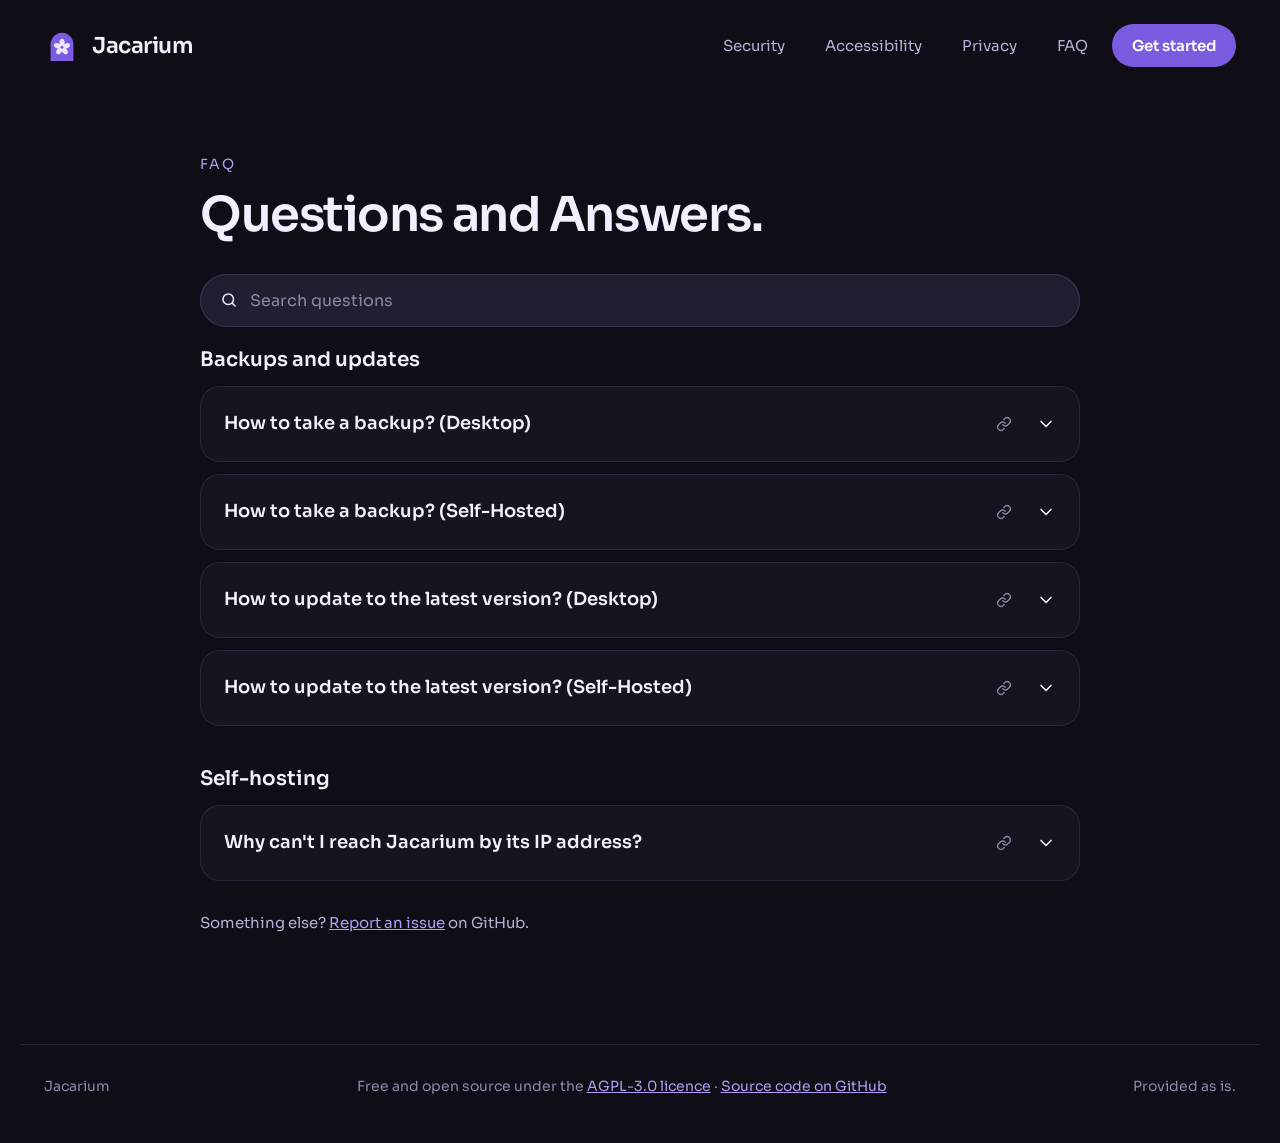
<file: faq.html>
<!doctype html>
<html lang="en">
<head>
<meta charset="utf-8">
<meta name="viewport" content="width=device-width, initial-scale=1">
<title>Jacarium FAQ</title>
<meta name="description" content="Answers to common questions about running Jacarium.">
<link rel="preconnect" href="https://fonts.googleapis.com">
<link rel="preconnect" href="https://fonts.gstatic.com" crossorigin>
<link href="https://fonts.googleapis.com/css2?family=Sora:wght@400;600;700&amp;display=swap" rel="stylesheet">
<link rel="stylesheet" href="css/tokens.css?v=20261027c">
<link rel="stylesheet" href="css/site.css?v=20261112a">
<!-- Seasonal theme: set THEME in js/theme.js --><script src="js/theme.js?v=20261103a"></script>
<script>document.documentElement.classList.add('js');</script>
</head>
<body>
<div class="page">

<header class="site-header">
  <a href="index.html" class="brand">
    <svg class="logo" width="36" height="36" viewBox="0 0 120 120" aria-hidden="true">
      <path d="M22 110 V54 A38 38 0 0 1 98 54 V110 Z" fill="var(--accent)"></path>
      <g fill="var(--lilac)">
        <ellipse cx="60" cy="49" rx="8.5" ry="13" transform="rotate(0 60 64)"></ellipse>
        <ellipse cx="60" cy="49" rx="8.5" ry="13" transform="rotate(72 60 64)"></ellipse>
        <ellipse cx="60" cy="49" rx="8.5" ry="13" transform="rotate(144 60 64)"></ellipse>
        <ellipse cx="60" cy="49" rx="8.5" ry="13" transform="rotate(216 60 64)"></ellipse>
        <ellipse cx="60" cy="49" rx="8.5" ry="13" transform="rotate(288 60 64)"></ellipse>
      </g>
      <circle cx="60" cy="64" r="5" fill="var(--accent)"></circle>
    </svg>
    <span class="brand-name">Jacarium</span>
  </a>
  <nav aria-label="Main" class="site-nav">
    <a href="security.html" class="nav-link">Security</a>
    <a href="index.html#accessibility" class="nav-link">Accessibility</a>
    <a href="index.html#privacy" class="nav-link">Privacy</a>
    <a href="faq.html" class="nav-link" aria-current="page">FAQ</a>
    <a href="index.html#get-started" class="btn btn-primary btn-sm">Get started</a>
  </nav>
</header>

<main>

<section class="faq-page" aria-labelledby="faq-title">
  <div class="container faq-col">
    <p class="eyebrow">FAQ</p>
    <h1 class="section-title" id="faq-title">Questions and Answers.</h1>

    <div class="faq-search">
      <svg width="18" height="18" viewBox="0 0 24 24" fill="none" stroke="currentColor" stroke-width="2" stroke-linecap="round" stroke-linejoin="round" aria-hidden="true"><circle cx="11" cy="11" r="7"></circle><path d="M20 20l-3.5-3.5"></path></svg>
      <input type="search" id="faq-q" placeholder="Search questions" aria-label="Search the FAQ" autocomplete="off">
    </div>
    <p class="faq-empty" id="faq-empty" hidden>No questions match. <a href="https://github.com/jacarium/jacarium/issues" target="_blank" rel="noopener">Report an issue</a> on GitHub.</p>

    <section class="faq-group" aria-labelledby="faq-g-updates">
    <h2 class="faq-group-title" id="faq-g-updates">Backups and updates</h2>
    <div class="faq-list">
      <details class="faq-item" id="backup-desktop">
        <summary>
          <span>How to take a backup? (Desktop)</span>
          <svg class="faq-chev" width="20" height="20" viewBox="0 0 24 24" fill="none" stroke="currentColor" stroke-width="2" stroke-linecap="round" stroke-linejoin="round" aria-hidden="true"><path d="M6 9l6 6 6-6"></path></svg>
        </summary>
        <div class="faq-body">
          <p>Export your database from <strong>Application Settings › General › Database › Export Database</strong>.</p>
        </div>
      </details>

      <details class="faq-item" id="backup-self-hosted">
        <summary>
          <span>How to take a backup? (Self-Hosted)</span>
          <svg class="faq-chev" width="20" height="20" viewBox="0 0 24 24" fill="none" stroke="currentColor" stroke-width="2" stroke-linecap="round" stroke-linejoin="round" aria-hidden="true"><path d="M6 9l6 6 6-6"></path></svg>
        </summary>
        <div class="faq-body">
          <p>Everything is in the data folder, <code>~/.config/jacarium/server/data</code>. Stop the container, archive the folder and start it again:</p>
<pre class="code"><code>podman stop jacarium

podman run --rm --volumes-from jacarium --entrypoint tar quay.io/zerodayz/jacarium:latest czf - -C / data &gt; ~/jacarium-backup-$(date +%F).tar.gz

podman start jacarium</code></pre>
          <p>The backup is saved in your home folder, for example <code>~/jacarium-backup-2026-10-16.tar.gz</code>. With Docker, use <code>docker</code> instead of <code>podman</code>.</p>
        </div>
      </details>

      <details class="faq-item" id="update-desktop">
        <summary>
          <span>How to update to the latest version? (Desktop)</span>
          <svg class="faq-chev" width="20" height="20" viewBox="0 0 24 24" fill="none" stroke="currentColor" stroke-width="2" stroke-linecap="round" stroke-linejoin="round" aria-hidden="true"><path d="M6 9l6 6 6-6"></path></svg>
        </summary>
        <div class="faq-body">
          <p>Before you update, <a href="#backup-desktop">take a backup</a>, just in case.</p>
          <p>Quit Jacarium and download the new version from <a href="https://github.com/jacarium/jacarium/releases/latest" target="_blank" rel="noopener">the latest release</a>, then:</p>
          <ul>
            <li><strong>macOS:</strong> open the <code>.dmg</code>, drag Jacarium to Applications and choose Replace.</li>
            <li><strong>AppImage:</strong> replace the old file with the new one, then <code>chmod +x Jacarium-*.AppImage</code>.</li>
            <li><strong>.deb:</strong> <code>sudo apt install ./jacarium_&lt;version&gt;_amd64.deb</code> (or <code>_arm64</code>).</li>
            <li><strong>Fedora / RHEL (dnf):</strong> no download needed, run <code>sudo dnf upgrade --refresh jacarium</code>.</li>
            <li><strong>.rpm:</strong> <code>sudo dnf install ./jacarium-&lt;version&gt;.x86_64.rpm</code> (or <code>.aarch64</code>).</li>
          </ul>
          <p>Your documents and settings stay where they are.</p>
        </div>
      </details>

      <details class="faq-item" id="update-self-hosted">
        <summary>
          <span>How to update to the latest version? (Self-Hosted)</span>
          <svg class="faq-chev" width="20" height="20" viewBox="0 0 24 24" fill="none" stroke="currentColor" stroke-width="2" stroke-linecap="round" stroke-linejoin="round" aria-hidden="true"><path d="M6 9l6 6 6-6"></path></svg>
        </summary>
        <div class="faq-body">
          <p>Before you update, <a href="#backup-self-hosted">take a backup</a>, just in case.</p>
          <p>Pull the new image and recreate the container with the same command as the first time. Your data stays in <code>~/.config/jacarium/server/data</code>.</p>
<pre class="code"><code>podman pull quay.io/zerodayz/jacarium:latest

podman rm -f jacarium

IP=$(hostname -I | awk '{print $1}')

podman run -d --name jacarium --hostname jacarium --restart unless-stopped -p "$IP:8443:8443" -e TLS_SAN="IP:$IP" -v ~/.config/jacarium/server/data:/data:Z,U quay.io/zerodayz/jacarium:latest</code></pre>
          <p><code>docker</code> works the same way. To stay on one version, use its tag instead of <code>:latest</code>. See <a href="https://github.com/jacarium/jacarium/blob/main/CHANGELOG.md" target="_blank" rel="noopener">what's new</a>.</p>
        </div>
      </details>

    </div>
    </section>

    <section class="faq-group" aria-labelledby="faq-g-self-hosting">
    <h2 class="faq-group-title" id="faq-g-self-hosting">Self-hosting</h2>
    <div class="faq-list">
      <details class="faq-item" id="reach-from-network">
        <summary>
          <span>Why can't I reach Jacarium by its IP address?</span>
          <svg class="faq-chev" width="20" height="20" viewBox="0 0 24 24" fill="none" stroke="currentColor" stroke-width="2" stroke-linecap="round" stroke-linejoin="round" aria-hidden="true"><path d="M6 9l6 6 6-6"></path></svg>
        </summary>
        <div class="faq-body">
          <p><code>curl -kL https://192.168.1.20:8443</code> doesn't work and is unreachable, but <code>curl -kL https://127.0.0.1:8443</code> does.</p>
          <p>The quick start listens only on <code>127.0.0.1</code> on purpose: the idea is to put <a href="https://caddyserver.com" target="_blank" rel="noopener">Caddy</a> in front of it as a reverse proxy.</p>
          <p>To reach Jacarium directly by IP instead, use the solution below.</p>
          <p>Solution, replacing <code>192.168.1.20</code> with your server's IP:</p>
<pre class="code"><code>podman rm -f jacarium

rm -f ~/.config/jacarium/server/data/certs/cert.pem ~/.config/jacarium/server/data/certs/key.pem

podman run -d --name jacarium --hostname jacarium --restart unless-stopped -p 192.168.1.20:8443:8443 -e TLS_SAN="IP:192.168.1.20" -v ~/.config/jacarium/server/data:/data:Z,U quay.io/zerodayz/jacarium:latest</code></pre>
        </div>
      </details>
    </div>
    </section>

    <p class="faq-more" id="faq-more">Something else? <a href="https://github.com/jacarium/jacarium/issues" target="_blank" rel="noopener">Report an issue</a> on GitHub.</p>
  </div>
</section>

<script>
  // A link to faq.html#question opens that answer.
  const openFromHash = () => {
    const el = location.hash && document.getElementById(location.hash.slice(1));
    if (el && el.tagName === 'DETAILS') el.open = true;
  };
  openFromHash();
  addEventListener('hashchange', openFromHash);
  // A link inside an answer opens the question it points to, even when the address already ends with it.
  document.querySelectorAll('.faq-body a[href^="#"]').forEach((a) => {
    a.addEventListener('click', () => {
      const el = document.getElementById(a.getAttribute('href').slice(1));
      if (el && el.tagName === 'DETAILS') el.open = true;
    });
  });

  // The Clipboard API only works on https:// and localhost, so fall back to the older copy command elsewhere.
  async function copyText(text) {
    try {
      await navigator.clipboard.writeText(text);
      return true;
    } catch {
      const area = document.createElement('textarea');
      area.value = text;
      area.setAttribute('readonly', '');
      area.style.position = 'fixed';
      area.style.opacity = '0';
      document.body.appendChild(area);
      area.select();
      let ok = false;
      try { ok = document.execCommand('copy'); } catch {}
      area.remove();
      return ok;
    }
  }

  // Each question gets a link button that copies a direct link to it.
  const LINK_ICON = '<svg width="16" height="16" viewBox="0 0 24 24" fill="none" stroke="currentColor" stroke-width="2" stroke-linecap="round" stroke-linejoin="round" aria-hidden="true"><path d="M10 13a5 5 0 007.5.5l3-3a5 5 0 00-7-7l-1.7 1.7"></path><path d="M14 11a5 5 0 00-7.5-.5l-3 3a5 5 0 007 7l1.7-1.7"></path></svg>';
  document.querySelectorAll('.faq-item[id]').forEach((item) => {
    const link = document.createElement('a');
    link.className = 'faq-link';
    link.href = `#${item.id}`;
    link.setAttribute('aria-label', 'Copy link to this question');
    link.innerHTML = `${LINK_ICON}<span class="faq-link-tip" aria-live="polite"></span>`;
    item.querySelector('.faq-chev').before(link);
    link.addEventListener('click', async (e) => {
      e.preventDefault(); // don't toggle the question
      const url = `${location.origin}${location.pathname}#${item.id}`;
      history.replaceState(null, '', `#${item.id}`);
      const tip = link.querySelector('.faq-link-tip');
      tip.textContent = (await copyText(url)) ? 'Link copied' : 'Link is in the address bar';
      link.classList.add('is-copied');
      setTimeout(() => link.classList.remove('is-copied'), 1600);
    });
  });

  // Search: hide questions that don't contain every word typed, and open the ones that do.
  const q = document.getElementById('faq-q');
  const items = [...document.querySelectorAll('.faq-item')];
  const empty = document.getElementById('faq-empty');
  q.addEventListener('input', () => {
    const words = q.value.toLowerCase().split(/\s+/).filter(Boolean);
    let shown = 0;
    items.forEach((item) => {
      const match = words.every((w) => item.textContent.toLowerCase().includes(w));
      item.hidden = !match;
      if (match) shown++;
      item.open = words.length > 0 && match; // an empty search closes them all
    });
    // A heading only shows while one of its questions does.
    document.querySelectorAll('.faq-group').forEach((group) => {
      group.hidden = !group.querySelector('.faq-item:not([hidden])');
    });
    empty.hidden = shown > 0;
    document.getElementById('faq-more').hidden = shown === 0;
  });
</script>

</main>

<footer class="site-footer">
  <span>Jacarium</span>
  <span>Free and open source under the <a href="https://www.gnu.org/licenses/agpl-3.0.html" target="_blank" rel="noopener">AGPL-3.0 licence</a> · <a href="https://github.com/jacarium/jacarium" target="_blank" rel="noopener">Source code on GitHub</a></span>
  <span>Provided as is.</span>
</footer>

</div>
</body>
</html>
</file>
<file: css/tokens.css>
/* Jacarium brand tokens (from the "Jacarium Logo" canvas). */
:root {
  --font: 'Sora', system-ui, sans-serif;

  /* Grounds */
  --bg: #0F0D16;
  --bg-section: #15121F;
  --bg-card: #17141F;
  --bg-card-hover: #1B1727;
  --bg-raised: #221D30;
  --bg-raised-hover: #2C2540;

  /* Lines */
  --line: #2A2438;
  --line-strong: #3A3350;

  /* Violets */
  --accent: #7B5CE0;
  --violet-400: #8E6CF0;
  --violet-300: #9B7DF2;
  --violet-200: #B39DF5;
  --violet-100: #C9B8FA;
  --lilac: #EDE6FF;

  /* Text */
  --text: #F3EFFF;
  --text-muted: #B9AFD6;
  --text-faint: #8F86A8;

  /* Light block */
  --light-block: #F6F2FF;
  --on-light: #15121F;
  --on-light-muted: #5B4E7A;

  --radius-pill: 999px;
  --max-width: 1240px;
}
</file>
<file: css/site.css>
/* Jacarium landing page. Tokens live in tokens.css. */

*, *::before, *::after { box-sizing: border-box; }
html { scroll-behavior: smooth; }
body { margin: 0; background: var(--bg); color: var(--text); font-family: var(--font); -webkit-font-smoothing: antialiased; }
a { color: var(--violet-200); }
a:hover { color: var(--lilac); }
img { max-width: 100%; }
[hidden] { display: none !important; }

.page { min-height: 100vh; overflow-x: hidden; }

/* ---------- Buttons ---------- */
.btn { display: inline-block; padding: 16px 28px; border-radius: var(--radius-pill); text-decoration: none; font-weight: 600; font-size: 16px; transition: background 0.2s ease, box-shadow 0.2s ease; }
.btn:focus-visible { outline: 3px solid var(--violet-200); outline-offset: 3px; }
.btn-primary, .btn-primary:hover { background: var(--accent); color: #FFFFFF; }
.btn-primary:hover { background: #6A4BD1; }
.btn-secondary, .btn-secondary:hover { background: var(--bg-card); color: var(--lilac); box-shadow: inset 0 0 0 1px var(--line-strong); }
.btn-secondary:hover { background: var(--bg-card-hover); }
.btn-soon { background: transparent; color: var(--text-faint); box-shadow: inset 0 0 0 1px var(--line-strong); cursor: default; }
.btn-glow { box-shadow: 0 16px 36px -14px var(--accent); }
.btn-sm { padding: 12px 20px; font-size: 15px; }
.btn-lg { padding: 16px 32px; }

.eyebrow { margin: 0 0 16px; font-size: 14px; text-transform: uppercase; letter-spacing: 0.14em; color: var(--violet-200); }
.section-title { margin: 0 0 32px; font-size: clamp(32px, 4vw, 48px); line-height: 1.1; letter-spacing: -0.03em; font-weight: 600; }

/* ---------- Header ---------- */
.site-header { max-width: var(--max-width); margin: 0 auto; padding: 24px; display: flex; flex-wrap: wrap; align-items: center; justify-content: space-between; gap: 16px; position: relative; z-index: 10; }
.brand { display: flex; align-items: center; gap: 12px; text-decoration: none; color: var(--text); }
.brand:hover { color: var(--text); }
.brand-name { font-size: 22px; font-weight: 600; letter-spacing: -0.02em; }
.site-nav { display: flex; flex-wrap: wrap; align-items: center; gap: 8px; }
.nav-link { padding: 12px 16px; text-decoration: none; font-size: 15px; color: var(--text-muted); }

/* ---------- Hero (the only 3D part of the page) ---------- */
.hero { max-width: var(--max-width); margin: 0 auto; padding: 48px 24px 96px; position: relative; perspective: 1400px; perspective-origin: 50% 40%; }
.hero-intro { text-align: center; max-width: 980px; margin: 0 auto 64px; position: relative; z-index: 2; }
.hero-intro .eyebrow { margin-bottom: 20px; }
.hero-title { margin: 0; font-size: clamp(40px, 6vw, 72px); line-height: 1.05; letter-spacing: -0.035em; font-weight: 600; text-wrap: balance; }
.hero-sub { margin: 24px auto 0; max-width: 680px; font-size: 19px; line-height: 1.7; color: var(--text-muted); }
.signature { margin: 16px 0 0; display: flex; justify-content: center; align-items: center; gap: 4px; font-size: 16px; font-weight: 600; color: var(--lilac); }
.signature span { margin-right: 6px; }
.social { display: inline-flex; align-items: center; justify-content: center; width: 40px; height: 40px; border-radius: 50%; color: var(--violet-200); transition: background 0.2s ease, color 0.2s ease; }
.social:hover { background: var(--bg-raised); color: var(--lilac); }
.social:focus-visible { outline: 3px solid var(--violet-200); outline-offset: 2px; }
.hero-actions { display: flex; flex-wrap: wrap; justify-content: center; gap: 12px; margin-top: 36px; }

.hero-stage { display: flex; flex-wrap: wrap; align-items: center; gap: 0 48px; position: relative; }
.frame-col { flex: 0 1 61%; min-width: 0; position: relative; z-index: 1; padding: 24px 0; }

.frame { margin: 0; border-radius: 20px; background: var(--bg-card); box-shadow: 0 0 0 1px var(--line), 0 60px 120px -40px #000000, 0 30px 60px -30px #2A1F4D; position: relative; }
.frame-bar { display: flex; align-items: center; gap: 8px; padding: 14px 18px; border-bottom: 1px solid var(--line); }
.frame-dot { width: 12px; height: 12px; border-radius: 50%; background: var(--line-strong); }

.deck { position: relative; aspect-ratio: 16 / 10; margin: 16px; isolation: isolate; }
/* Flat slide transition: the incoming slide glides in and fades up over the
   outgoing one, which stays solid underneath until it's covered. */
.slide { position: absolute; inset: 0; z-index: 1; opacity: 0; border-radius: 12px; overflow: hidden; background: linear-gradient(180deg, var(--bg-section), var(--bg)); box-shadow: 0 0 0 1px var(--line); will-change: transform, opacity; }
.slide.is-leaving { z-index: 2; opacity: 1; transform: scale(0.985); transition: transform 0.7s cubic-bezier(.2,.7,.2,1); }
.slide.is-current { z-index: 3; opacity: 1; transform: none; transition: transform 0.7s cubic-bezier(.2,.7,.2,1), opacity 0.45s ease; }
.slide img { display: block; width: 100%; height: 100%; object-fit: cover; }
.slide-ph { position: absolute; inset: 0; border: 2px dashed var(--line-strong); border-radius: 12px; display: flex; flex-direction: column; align-items: center; justify-content: center; gap: 10px; color: var(--violet-200); text-align: center; padding: 24px; }
.slide-ph-title { font-size: 16px; font-weight: 600; color: var(--lilac); }

.frame-foot { display: flex; align-items: center; justify-content: space-between; gap: 12px; flex-wrap: wrap; padding: 0 18px 16px; position: relative; z-index: 6; }
.frame-caption { font-size: 13px; color: var(--text-faint); min-width: 0; flex: 1 1 200px; }
.carousel-controls { display: flex; align-items: center; gap: 6px; flex-wrap: wrap; }
.ctl { width: 44px; height: 44px; border-radius: 50%; border: none; background: var(--bg-raised); color: var(--lilac); cursor: pointer; display: inline-flex; align-items: center; justify-content: center; box-shadow: inset 0 0 0 1px var(--line-strong); transition: background 0.2s ease; }
.ctl:hover { background: var(--bg-raised-hover); }
.ctl:focus-visible { outline: 3px solid var(--violet-200); outline-offset: 2px; }
.dots { display: flex; align-items: center; }
.dot { width: 28px; height: 28px; padding: 0; border: none; background: transparent; cursor: pointer; display: inline-flex; align-items: center; justify-content: center; }
.dot span { display: block; width: 8px; height: 8px; border-radius: 50%; background: var(--line-strong); transition: background 0.3s ease, transform 0.3s ease; }
.dot[aria-current="true"] span { background: var(--violet-200); transform: scale(1.4); }
.dot:focus-visible { outline: 3px solid var(--violet-200); outline-offset: 2px; border-radius: 50%; }

/* Device stack: desktop and phone frames. The one behind is dimmed and
   clickable; clicking it brings it to the front. */
.device-stack { --tilt: perspective(1400px) rotateY(7deg) rotateX(3deg); position: relative; padding-left: 9%; }
.device { transition: transform 0.7s cubic-bezier(.2,.7,.2,1), filter 0.5s ease, z-index 0s 0.2s; transform-style: preserve-3d; }
.device-switch { display: none; position: absolute; inset: 0; z-index: 30; width: 100%; height: 100%; padding: 0; border: none; border-radius: inherit; background: transparent; cursor: pointer; }
.device-switch:focus-visible { outline: 3px solid var(--violet-200); outline-offset: 3px; }
.device[data-back] .device-switch { display: block; }

.phone { position: absolute; left: 0; bottom: -3%; width: 29%; max-width: 250px; padding: 8px; border-radius: 36px; background: var(--bg-card); box-shadow: 0 0 0 1px var(--line-strong), 0 40px 80px -30px #000000, 0 20px 40px -20px #2A1F4D; transform-origin: 0% 100%; }
.phone-deck { aspect-ratio: 786 / 1704; margin: 0; }
.phone-deck .slide, .phone-deck .slide-ph { border-radius: 28px; }
.phone-deck .slide-ph { padding: 12px; gap: 8px; }
.phone-deck .slide-ph-title { font-size: 12px; }
.phone-foot { flex-direction: column; gap: 6px; padding: 10px 0 4px; }
.phone-foot .frame-caption { flex: none; text-align: center; font-size: 12px; }
.phone-foot .carousel-controls { flex-wrap: nowrap; gap: 2px; }
.phone-foot .dot { width: 20px; }

.device-stack[data-front="desktop"] .frame { z-index: 2; transform: var(--tilt); }
.device-stack[data-front="desktop"] .phone { z-index: 1; transform: var(--tilt) translate3d(-30%, -4%, 0) scale(0.78); filter: brightness(0.55) saturate(0.8); }
.device-stack[data-front="phone"] .phone { z-index: 3; transform: var(--tilt) translate3d(18%, 0, 0) scale(1); }
.device-stack[data-front="phone"] .frame { z-index: 1; transform: var(--tilt) translate3d(5%, -3%, 0) scale(0.92); filter: brightness(0.55) saturate(0.8); }
/* Hovering the frame behind lifts it out so it reads as clickable. */
.device-stack[data-front="desktop"] .phone:hover, .device-stack[data-front="desktop"] .phone:focus-within { transform: var(--tilt) translate3d(-38%, -7%, 0) scale(0.82); filter: brightness(0.9) saturate(1); }
.device-stack[data-front="phone"] .frame:hover, .device-stack[data-front="phone"] .frame:focus-within { transform: var(--tilt) translate3d(3%, -6%, 0) scale(0.93); filter: brightness(0.85) saturate(1); }

/* Wide: the tree overlaps the carousel's top-right edge. Only the tree's
   painted shapes take taps, so the carousel underneath stays clickable. */
.hero-tree { position: absolute; right: -3%; top: -22%; width: 50%; max-width: 620px; z-index: 4; pointer-events: none; }

.scroll-cue { display: flex; justify-content: center; align-items: center; margin: 72px auto 0; width: 48px; height: 48px; color: var(--violet-200); animation: bob 2.4s ease-in-out infinite; position: relative; z-index: 5; }
@keyframes bob { 0%, 100% { transform: translateY(0); } 50% { transform: translateY(6px); } }

/* Narrow: the tree stacks under the carousel, and the frame stops tilting. */
@media (max-width: 900px) {
  .frame-col { flex: 1 1 100%; }
  /* Both frames share one grid cell so the stack grows to fit the taller one. */
  .device-stack { --tilt: translateZ(0); display: grid; align-items: end; padding-left: 0; }
  .device-stack > .device { grid-area: 1 / 1; }
  .frame { margin-left: 12%; }
  .phone { position: relative; left: auto; bottom: auto; width: 34%; min-width: 176px; justify-self: start; }
  .hero-tree { position: relative; right: auto; top: auto; width: auto; max-width: none; flex: 1 1 420px; min-width: 0; display: flex; flex-direction: column; align-items: center; gap: 12px; z-index: 3; padding-top: 24px; }
  .hero-tree jacaranda-tree { width: 100%; }
}

/* ---------- Security (flat) ---------- */
.security { background: var(--bg-section); padding: 112px 24px; position: relative; z-index: 2; }
.security-inner { max-width: var(--max-width); margin: 0 auto; display: flex; flex-wrap: wrap; align-items: center; gap: 56px; }
.security-tree { flex: 1 1 420px; min-width: 0; }
.security-copy { flex: 1 1 480px; min-width: 0; }

.accordion { list-style: none; margin: 0; padding: 0; display: flex; flex-direction: column; gap: 14px; }
.acc-card { width: 100%; text-align: left; border: none; cursor: pointer; font: inherit; color: var(--text); padding: 22px 24px; border-radius: 20px; background: transparent; box-shadow: inset 0 0 0 1px var(--line); transition: background 0.3s ease, box-shadow 0.3s ease; }
.acc-card:hover { background: var(--bg-card-hover); }
.acc-card[aria-expanded="true"] { background: var(--bg-raised); box-shadow: inset 0 0 0 1px var(--accent); }
.acc-card:focus-visible { outline: 3px solid var(--violet-200); outline-offset: 3px; }
.acc-head { display: flex; align-items: center; gap: 16px; }
.acc-num { font-size: 13px; color: var(--violet-200); font-weight: 600; min-width: 24px; }
.acc-title { font-size: 20px; font-weight: 600; flex-grow: 1; }
.acc-chev { color: var(--violet-200); transition: transform 0.3s ease; }
.acc-card[aria-expanded="true"] .acc-chev { transform: rotate(180deg); }
.security-copy .section-title { margin-bottom: 16px; }
.security-copy .security-lead { margin-bottom: 32px; }
.acc-body { display: block; margin: 12px 0 0 40px; font-size: 16px; line-height: 1.6; color: var(--text-muted); }

/* ---------- Shared section layout (flat) ---------- */
.container { max-width: var(--max-width); margin: 0 auto; }
.privacy { padding: 112px 24px 0; position: relative; z-index: 2; }
.get-started { background: var(--bg-section); padding: 112px 24px; position: relative; z-index: 2; }
.lead { margin: 0; font-size: 18px; line-height: 1.6; color: var(--text-muted); }

/* ---------- Privacy and data ---------- */
.privacy-inner { display: flex; flex-wrap: wrap; gap: 56px; }
.privacy-intro { flex: 1 1 340px; min-width: 0; }
.privacy-detail { flex: 999 1 560px; min-width: 0; display: flex; flex-direction: column; gap: 24px; }
.facts { margin: 0; display: grid; grid-template-columns: repeat(auto-fill, minmax(240px, 1fr)); gap: 16px; }
.fact { padding: 24px; border-radius: 20px; background: var(--bg-card); box-shadow: inset 0 0 0 1px var(--line); }
.fact dt { font-size: 16px; font-weight: 600; margin-bottom: 8px; }
.fact dd { margin: 0; font-size: 15px; line-height: 1.6; color: var(--text-muted); }
.good-to-know { padding: 24px; border-radius: 20px; box-shadow: inset 0 0 0 1px var(--line-strong); }
.good-to-know h3 { margin: 0 0 12px; font-size: 16px; font-weight: 600; color: var(--violet-200); }
.good-to-know ul { margin: 0; padding-left: 20px; display: flex; flex-direction: column; gap: 6px; font-size: 15px; line-height: 1.6; color: var(--text-muted); }

/* ---------- Get started ---------- */
.paths { display: grid; grid-template-columns: repeat(auto-fit, minmax(280px, 1fr)); gap: 16px; }
.path { min-width: 0; padding: 32px; border-radius: 24px; background: var(--bg-card); box-shadow: inset 0 0 0 1px var(--line); display: flex; flex-direction: column; align-items: flex-start; gap: 20px; }
.path-title { margin: 0; font-size: 22px; font-weight: 600; }
.steps { margin: 0; padding: 0; list-style: none; counter-reset: step; display: flex; flex-direction: column; gap: 12px; }
.steps li { counter-increment: step; display: flex; gap: 14px; align-items: baseline; font-size: 16px; line-height: 1.5; color: var(--text-muted); }
.steps li::before { content: '0' counter(step); font-size: 13px; font-weight: 600; color: var(--violet-200); min-width: 24px; }
.platforms { margin: 24px 0 0; font-size: 15px; color: var(--text-faint); }
.platforms a { margin-left: 8px; }
.trust { margin: 8px 0 0; font-size: 13px; line-height: 1.6; color: var(--text-faint); max-width: 720px; }
.path-detail { width: 100%; padding-top: 20px; border-top: 1px solid var(--line); font-size: 14px; line-height: 1.6; color: var(--text-muted); }
.path-detail h4 { margin: 0 0 8px; font-size: 14px; font-weight: 600; color: var(--text); }
.path-detail p { margin: 0 0 12px; }
.path-detail p:last-child { margin-bottom: 0; }
.path-detail strong { color: var(--text); font-weight: 600; }
code { font-family: ui-monospace, SFMono-Regular, Menlo, monospace; font-size: 0.88em; padding: 1px 5px; border-radius: 6px; background: var(--bg-raised); color: var(--lilac); overflow-wrap: anywhere; }
pre.code { max-width: 100%; margin: 0 0 12px; padding: 14px 16px; border-radius: 12px; background: var(--bg); box-shadow: inset 0 0 0 1px var(--line); overflow-x: auto; font-size: 13px; line-height: 1.6; }
pre.code code { padding: 0; background: none; color: var(--text); overflow-wrap: anywhere; white-space: pre-wrap; font-size: inherit; }

/* ---------- Open source ---------- */
.open-source { padding: 112px 24px; position: relative; z-index: 2; }
.os-inner { display: flex; flex-wrap: wrap; gap: 56px; }
.os-intro { flex: 1 1 340px; min-width: 0; }
.os-detail { flex: 999 1 560px; min-width: 0; padding: 32px; border-radius: 24px; background: var(--bg-card); box-shadow: inset 0 0 0 1px var(--line); }
.os-detail p { margin: 0 0 16px; font-size: 16px; line-height: 1.6; color: var(--text-muted); }
.os-detail p:last-child { margin-bottom: 0; }
.os-support { margin-top: 24px; }
.tips { display: flex; flex-wrap: wrap; align-items: center; gap: 10px 12px; }
.tips-label { margin-right: 4px; font-size: 15px; color: var(--text-muted); }
.os-detail .sponsor-line { margin: 14px 0 0; font-size: 15px; }
.os-detail .os-credits { margin-top: 24px; padding-top: 20px; border-top: 1px solid var(--line); font-size: 14px; color: var(--text-faint); }

/* ---------- Closing (flat) ---------- */
.closing { padding: 120px 24px; position: relative; z-index: 2; }
.closing-card { max-width: 960px; margin: 0 auto; border-radius: 32px; background: var(--light-block); color: var(--on-light); padding: 72px 32px; text-align: center; box-shadow: 0 0 0 1px var(--line); }
.closing-title { margin: 24px 0 16px; }
.closing-sub { margin: 0 auto 36px; max-width: 520px; font-size: 18px; line-height: 1.6; color: var(--on-light-muted); }

/* ---------- Footer ---------- */
.site-footer { max-width: var(--max-width); margin: 0 auto; padding: 32px 24px 48px; display: flex; flex-wrap: wrap; justify-content: space-between; gap: 16px; font-size: 14px; color: var(--text-faint); border-top: 1px solid var(--line); }

/* ---------- Scroll reveal ---------- */
.reveal { transition: opacity 1s ease, transform 1.1s cubic-bezier(.2,.7,.2,1); }
.js .reveal:not(.is-in) { opacity: 0; transform: translateY(40px); }

@media (prefers-reduced-motion: reduce) {
  html { scroll-behavior: auto; }
  *, *::before, *::after { animation: none !important; transition: none !important; }
}

/* ---------- Release update additions ---------- */
.stack-note { margin: 20px 0 0; font-size: 13px; line-height: 1.5; color: var(--text-faint); text-align: center; position: relative; z-index: 5; }
.sec-report { margin: 20px 0 0; font-size: 15px; color: var(--text-muted); }

/* ---------- Desktop download picker ---------- */
.download { display: flex; flex-wrap: wrap; align-items: stretch; gap: 12px; width: 100%; }
.download .btn { flex: none; display: inline-flex; align-items: center; }
.picker { position: relative; flex: 1 1 260px; min-width: 0; }
.picker-btn { width: 100%; height: 100%; display: flex; align-items: center; gap: 12px; padding: 8px 18px 8px 8px; border: none; border-radius: 18px; background: var(--bg-raised); color: var(--text); font: inherit; text-align: left; cursor: pointer; box-shadow: inset 0 0 0 1px var(--line-strong); transition: background 0.2s ease, box-shadow 0.2s ease; }
.picker-btn:hover { background: var(--bg-raised-hover); }
.picker-btn:focus-visible { outline: 3px solid var(--violet-200); outline-offset: 3px; }
.picker-btn[aria-expanded="true"] { box-shadow: inset 0 0 0 1px var(--violet-200); }
.picker-icon { flex: none; width: 40px; height: 40px; border-radius: 12px; display: inline-flex; align-items: center; justify-content: center; background: rgb(123 92 224 / 0.18); color: var(--violet-200); }
.picker-text { display: flex; flex-direction: column; min-width: 0; }
.picker-title { font-size: 15px; font-weight: 600; line-height: 1.3; }
.picker-sub { font-size: 13px; line-height: 1.4; color: var(--text-muted); white-space: nowrap; overflow: hidden; text-overflow: ellipsis; }
.picker-chev { flex: none; margin-left: auto; color: var(--lilac); transition: transform 0.2s ease; }
.picker-btn[aria-expanded="true"] .picker-chev { transform: rotate(180deg); }
.picker-list { position: absolute; top: calc(100% + 8px); left: 0; right: 0; z-index: 20; margin: 0; padding: 6px; list-style: none; max-height: 380px; overflow-y: auto; border-radius: 18px; background: var(--bg-card); box-shadow: 0 0 0 1px var(--line-strong), 0 24px 48px -16px #000000; outline: none; }
.picker-group { padding: 10px 12px 4px; font-size: 12px; font-weight: 600; color: var(--violet-200); }
.picker-opt { display: flex; align-items: center; gap: 10px; padding: 10px 12px; border-radius: 12px; cursor: pointer; font-size: 15px; }
.picker-opt.is-active { background: var(--bg-raised); }
.picker-opt-name { font-weight: 600; }
.picker-opt-hint { color: var(--text-muted); font-size: 13px; }
.picker-check { margin-left: auto; color: var(--violet-200); visibility: hidden; }
.picker-opt[aria-selected="true"] .picker-check { visibility: visible; }
.dl-meta { flex-basis: 100%; margin: 0; font-size: 13px; color: var(--text-faint); }
.dl-meta:empty { display: none; }
.dl-notes { width: 100%; font-size: 14px; line-height: 1.6; color: var(--text-muted); }
.dl-notes p { margin: 0 0 8px; }
.dl-notes pre.code { margin: 0 0 8px; }
.dl-notes p:last-child { margin-bottom: 0; }
.dl-notes strong { color: var(--text); font-weight: 600; }

/* ---------- FAQ page ---------- */
.faq-page { padding: 64px 24px 112px; }
.faq-col { max-width: 880px; }
.faq-group + .faq-group { margin-top: 40px; }
.faq-group[hidden] { display: none; }
.faq-group-title { margin: 0 0 14px; font-size: 20px; font-weight: 600; color: var(--text); }
.faq-list { max-width: 880px; display: flex; flex-direction: column; gap: 12px; }
.faq-item { border-radius: 20px; background: var(--bg-card); box-shadow: inset 0 0 0 1px var(--line); }
.faq-item[open] { box-shadow: inset 0 0 0 1px var(--line-strong); }
.faq-item summary { display: flex; align-items: center; gap: 16px; padding: 22px 24px; list-style: none; cursor: pointer; font-size: 18px; font-weight: 600; line-height: 1.4; border-radius: 20px; }
.faq-item summary::-webkit-details-marker { display: none; }
.faq-item summary:focus-visible { outline: 3px solid var(--violet-200); outline-offset: 2px; }
.faq-link { position: relative; flex: none; margin-left: auto; width: 32px; height: 32px; border-radius: 50%; display: inline-flex; align-items: center; justify-content: center; color: var(--text-faint); transition: color 0.2s ease, background 0.2s ease; }
.faq-link:hover, .faq-link:focus-visible { color: var(--lilac); background: var(--bg-raised); }
.faq-link:focus-visible { outline: 3px solid var(--violet-200); outline-offset: 2px; }
.faq-link-tip { position: absolute; bottom: calc(100% + 6px); right: 50%; transform: translateX(50%); padding: 4px 10px; border-radius: 8px; background: var(--bg-raised); box-shadow: inset 0 0 0 1px var(--line-strong); color: var(--lilac); font-size: 12px; font-weight: 600; white-space: nowrap; opacity: 0; pointer-events: none; transition: opacity 0.2s ease; }
.faq-link.is-copied .faq-link-tip { opacity: 1; }
.faq-chev { flex: none; color: var(--lilac); transition: transform 0.2s ease; }
.faq-item[open] .faq-chev { transform: rotate(180deg); }
.faq-body { padding: 0 24px 24px; font-size: 16px; line-height: 1.6; color: var(--text-muted); min-width: 0; }
.faq-body p { margin: 0 0 14px; }
.faq-body p:last-child { margin-bottom: 0; }
.faq-body pre.code { margin-bottom: 14px; }
.faq-body ul { margin: 0 0 14px; padding-left: 20px; }
.faq-body li { margin-bottom: 6px; }
.faq-body strong { color: var(--text); font-weight: 600; }
.faq-item summary code { font-weight: 400; }
.faq-search { position: relative; max-width: 880px; margin-bottom: 20px; color: var(--lilac); }
.faq-search svg { position: absolute; left: 20px; top: 50%; transform: translateY(-50%); pointer-events: none; }
.faq-search input { width: 100%; padding: 16px 20px 16px 50px; border: none; border-radius: var(--radius-pill); background: var(--bg-raised); color: var(--text); font: inherit; font-size: 16px; box-shadow: inset 0 0 0 1px var(--line-strong); }
.faq-search input::placeholder { color: var(--text-faint); }
.faq-search input:focus-visible { outline: 3px solid var(--violet-200); outline-offset: 3px; }
.faq-empty { margin: 0 0 20px; font-size: 15px; color: var(--text-muted); }
.faq-item[hidden] { display: none; }
.faq-more { margin: 32px 0 0; font-size: 15px; color: var(--text-muted); }

/* Security page */
.sec-page .lead { margin-top: 20px; }
.sec-asof { margin: 16px 0 0; font-size: 14px; color: var(--text-faint); }
.sec-badges { display: flex; flex-wrap: wrap; align-items: center; gap: 10px; margin-top: 28px; }
.sec-badges a { display: inline-flex; }
.sec-badges img { display: block; height: 20px; width: auto; }
.sec-badges-note { margin: 10px 0 0; font-size: 14px; line-height: 1.6; color: var(--text-muted); }
.sec-actions { display: flex; flex-wrap: wrap; gap: 12px; margin: 28px 0 48px; }
.sec-grid { display: grid; gap: 12px; }
@media (min-width: 760px) { .sec-grid { grid-template-columns: 1fr 1fr; } }
.sec-card { padding: 22px 24px; border-radius: 20px; background: var(--bg-card); box-shadow: inset 0 0 0 1px var(--line); font-size: 15px; line-height: 1.6; color: var(--text-muted); min-width: 0; }
.sec-card h3 { margin: 0 0 10px; font-size: 17px; font-weight: 600; color: var(--text); }
.sec-card ul { margin: 0; padding-left: 18px; }
.sec-card li + li { margin-top: 6px; }
.sec-note { margin: 12px 0 0; font-size: 13px; color: var(--text-faint); }
.sec-verify { margin-top: 40px; font-size: 16px; line-height: 1.6; color: var(--text-muted); }
.sec-verify p { margin: 0; }
.sec-card pre.code { margin: 12px 0 0; font-size: 13px; }

/* ---------- Accessibility ---------- */
.a11y { padding: 112px 24px 0; position: relative; z-index: 2; }
.a11y-head { display: flex; flex-wrap: wrap; align-items: center; gap: 56px; }
.a11y-intro { flex: 1 1 340px; min-width: 0; }
.a11y-lead { flex: 999 1 560px; }
.a11y-shot { margin: 0; min-width: 0; }
.a11y-shot a { display: block; border-radius: 16px; overflow: hidden; box-shadow: 0 0 0 1px var(--line-strong); }
.a11y-shot a:focus-visible { outline: 3px solid var(--violet-200); outline-offset: 3px; }
.a11y-shot img { display: block; width: 100%; height: auto; }
.a11y-shot figcaption { margin-top: 12px; font-size: 14px; line-height: 1.6; color: var(--text-muted); }
.a11y-shot figcaption strong { color: var(--text); font-weight: 600; }
.a11y-grid { margin-top: 48px; display: grid; grid-template-columns: repeat(auto-fit, minmax(280px, 1fr)); gap: 24px; }
.a11y-note { margin: 32px 0 0; max-width: 820px; font-size: 14px; line-height: 1.6; color: var(--text-faint); }
</file>
